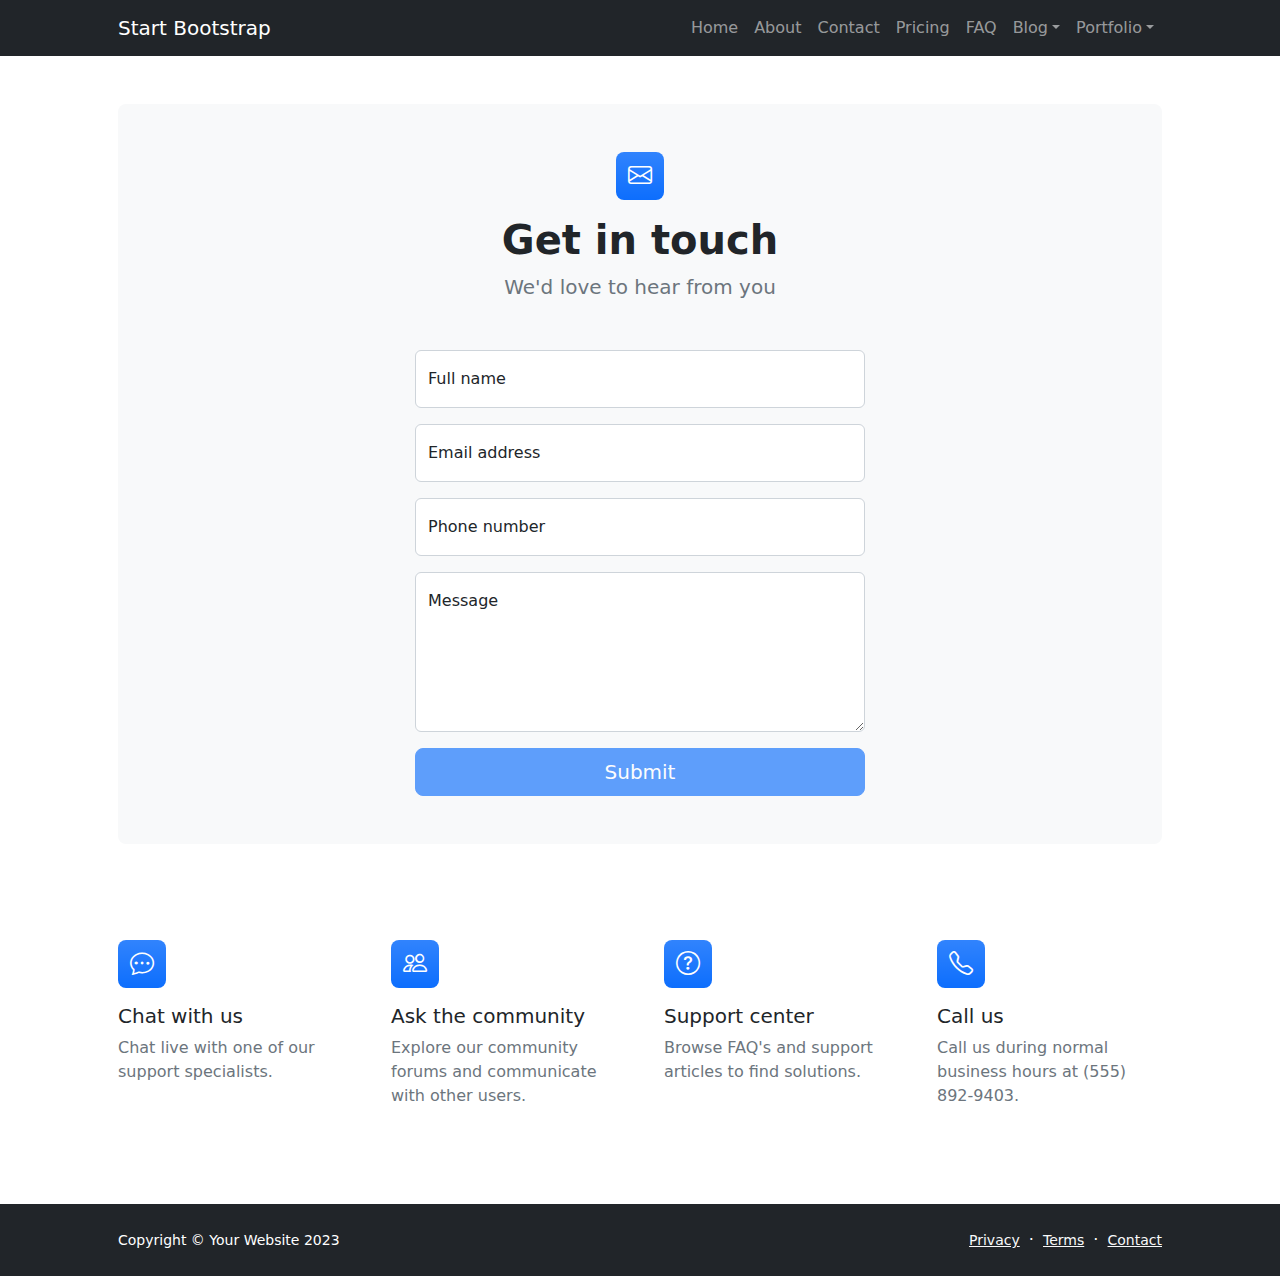
<file: contact.html>
<!DOCTYPE html>
<html lang="en">
    <head>
        <meta charset="utf-8" />
        <meta name="viewport" content="width=device-width, initial-scale=1, shrink-to-fit=no" />
        <meta name="description" content />
        <meta name="author" content />
        <title>Modern Business - Start Bootstrap Template</title>
        <!-- Favicon-->
        <link rel="icon" type="image/x-icon" href="assets/favicon.ico" />
        <!-- Bootstrap icons-->
        <link href="https://cdn.jsdelivr.net/npm/bootstrap-icons@1.5.0/font/bootstrap-icons.css" rel="stylesheet" />
        <!-- Core theme CSS (includes Bootstrap)-->
        <link href="css/styles.css" rel="stylesheet" />
    </head>
    <body class="d-flex flex-column">
        <main class="flex-shrink-0">
            <!-- Navigation-->
            <nav class="navbar navbar-expand-lg navbar-dark bg-dark">
                <div class="container px-5">
                    <a class="navbar-brand" href="index.html">Start Bootstrap</a>
                    <button class="navbar-toggler" type="button" data-bs-toggle="collapse" data-bs-target="#navbarSupportedContent" aria-controls="navbarSupportedContent" aria-expanded="false" aria-label="Toggle navigation"><span class="navbar-toggler-icon"></span></button>
                    <div class="collapse navbar-collapse" id="navbarSupportedContent">
                        <ul class="navbar-nav ms-auto mb-2 mb-lg-0">
                            <li class="nav-item"><a class="nav-link" href="index.html">Home</a></li>
                            <li class="nav-item"><a class="nav-link" href="about.html">About</a></li>
                            <li class="nav-item"><a class="nav-link" href="contact.html">Contact</a></li>
                            <li class="nav-item"><a class="nav-link" href="pricing.html">Pricing</a></li>
                            <li class="nav-item"><a class="nav-link" href="faq.html">FAQ</a></li>
                            <li class="nav-item dropdown">
                                <a class="nav-link dropdown-toggle" id="navbarDropdownBlog" href="#" role="button" data-bs-toggle="dropdown" aria-expanded="false">Blog</a>
                                <ul class="dropdown-menu dropdown-menu-end" aria-labelledby="navbarDropdownBlog">
                                    <li><a class="dropdown-item" href="blog-home.html">Blog Home</a></li>
                                    <li><a class="dropdown-item" href="blog-post.html">Blog Post</a></li>
                                </ul>
                            </li>
                            <li class="nav-item dropdown">
                                <a class="nav-link dropdown-toggle" id="navbarDropdownPortfolio" href="#" role="button" data-bs-toggle="dropdown" aria-expanded="false">Portfolio</a>
                                <ul class="dropdown-menu dropdown-menu-end" aria-labelledby="navbarDropdownPortfolio">
                                    <li><a class="dropdown-item" href="portfolio-overview.html">Portfolio Overview</a></li>
                                    <li><a class="dropdown-item" href="portfolio-item.html">Portfolio Item</a></li>
                                </ul>
                            </li>
                        </ul>
                    </div>
                </div>
            </nav>
            <!-- Page content-->
            <section class="py-5">
                <div class="container px-5">
                    <!-- Contact form-->
                    <div class="bg-light rounded-3 py-5 px-4 px-md-5 mb-5">
                        <div class="text-center mb-5">
                            <div class="feature bg-primary bg-gradient text-white rounded-3 mb-3"><i class="bi bi-envelope"></i></div>
                            <h1 class="fw-bolder">Get in touch</h1>
                            <p class="lead fw-normal text-muted mb-0">We'd love to hear from you</p>
                        </div>
                        <div class="row gx-5 justify-content-center">
                            <div class="col-lg-8 col-xl-6">
                                <!-- * * * * * * * * * * * * * * *-->
                                <!-- * * SB Forms Contact Form * *-->
                                <!-- * * * * * * * * * * * * * * *-->
                                <!-- This form is pre-integrated with SB Forms.-->
                                <!-- To make this form functional, sign up at-->
                                <!-- https://startbootstrap.com/solution/contact-forms-->
                                <!-- to get an API token!-->
                                <form id="contactForm" data-sb-form-api-token="API_TOKEN">
                                    <!-- Name input-->
                                    <div class="form-floating mb-3">
                                        <input class="form-control" id="name" type="text" placeholder="Enter your name..." data-sb-validations="required" />
                                        <label for="name">Full name</label>
                                        <div class="invalid-feedback" data-sb-feedback="name:required">A name is required.</div>
                                    </div>
                                    <!-- Email address input-->
                                    <div class="form-floating mb-3">
                                        <input class="form-control" id="email" type="email" placeholder="name@example.com" data-sb-validations="required,email" />
                                        <label for="email">Email address</label>
                                        <div class="invalid-feedback" data-sb-feedback="email:required">An email is required.</div>
                                        <div class="invalid-feedback" data-sb-feedback="email:email">Email is not valid.</div>
                                    </div>
                                    <!-- Phone number input-->
                                    <div class="form-floating mb-3">
                                        <input class="form-control" id="phone" type="tel" placeholder="(123) 456-7890" data-sb-validations="required" />
                                        <label for="phone">Phone number</label>
                                        <div class="invalid-feedback" data-sb-feedback="phone:required">A phone number is required.</div>
                                    </div>
                                    <!-- Message input-->
                                    <div class="form-floating mb-3">
                                        <textarea class="form-control" id="message" type="text" placeholder="Enter your message here..." style="height: 10rem" data-sb-validations="required"></textarea>
                                        <label for="message">Message</label>
                                        <div class="invalid-feedback" data-sb-feedback="message:required">A message is required.</div>
                                    </div>
                                    <!-- Submit success message-->
                                    <!---->
                                    <!-- This is what your users will see when the form-->
                                    <!-- has successfully submitted-->
                                    <div class="d-none" id="submitSuccessMessage">
                                        <div class="text-center mb-3">
                                            <div class="fw-bolder">Form submission successful!</div>
                                            To activate this form, sign up at
                                            <br />
                                            <a href="https://startbootstrap.com/solution/contact-forms">https://startbootstrap.com/solution/contact-forms</a>
                                        </div>
                                    </div>
                                    <!-- Submit error message-->
                                    <!---->
                                    <!-- This is what your users will see when there is-->
                                    <!-- an error submitting the form-->
                                    <div class="d-none" id="submitErrorMessage"><div class="text-center text-danger mb-3">Error sending message!</div></div>
                                    <!-- Submit Button-->
                                    <div class="d-grid"><button class="btn btn-primary btn-lg disabled" id="submitButton" type="submit">Submit</button></div>
                                </form>
                            </div>
                        </div>
                    </div>
                    <!-- Contact cards-->
                    <div class="row gx-5 row-cols-2 row-cols-lg-4 py-5">
                        <div class="col">
                            <div class="feature bg-primary bg-gradient text-white rounded-3 mb-3"><i class="bi bi-chat-dots"></i></div>
                            <div class="h5 mb-2">Chat with us</div>
                            <p class="text-muted mb-0">Chat live with one of our support specialists.</p>
                        </div>
                        <div class="col">
                            <div class="feature bg-primary bg-gradient text-white rounded-3 mb-3"><i class="bi bi-people"></i></div>
                            <div class="h5">Ask the community</div>
                            <p class="text-muted mb-0">Explore our community forums and communicate with other users.</p>
                        </div>
                        <div class="col">
                            <div class="feature bg-primary bg-gradient text-white rounded-3 mb-3"><i class="bi bi-question-circle"></i></div>
                            <div class="h5">Support center</div>
                            <p class="text-muted mb-0">Browse FAQ's and support articles to find solutions.</p>
                        </div>
                        <div class="col">
                            <div class="feature bg-primary bg-gradient text-white rounded-3 mb-3"><i class="bi bi-telephone"></i></div>
                            <div class="h5">Call us</div>
                            <p class="text-muted mb-0">Call us during normal business hours at (555) 892-9403.</p>
                        </div>
                    </div>
                </div>
            </section>
        </main>
        <!-- Footer-->
        <footer class="bg-dark py-4 mt-auto">
            <div class="container px-5">
                <div class="row align-items-center justify-content-between flex-column flex-sm-row">
                    <div class="col-auto"><div class="small m-0 text-white">Copyright &copy; Your Website 2023</div></div>
                    <div class="col-auto">
                        <a class="link-light small" href="#!">Privacy</a>
                        <span class="text-white mx-1">&middot;</span>
                        <a class="link-light small" href="#!">Terms</a>
                        <span class="text-white mx-1">&middot;</span>
                        <a class="link-light small" href="#!">Contact</a>
                    </div>
                </div>
            </div>
        </footer>
        <!-- Bootstrap core JS-->
        <script src="https://cdn.jsdelivr.net/npm/bootstrap@5.2.3/dist/js/bootstrap.bundle.min.js"></script>
        <!-- Core theme JS-->
        <script src="js/scripts.js"></script>
        <!-- * * * * * * * * * * * * * * * * * * * * * * * * * * * * * * * * * * * * * * * *-->
        <!-- * *                               SB Forms JS                               * *-->
        <!-- * * Activate your form at https://startbootstrap.com/solution/contact-forms * *-->
        <!-- * * * * * * * * * * * * * * * * * * * * * * * * * * * * * * * * * * * * * * * *-->
        <script src="https://cdn.startbootstrap.com/sb-forms-latest.js"></script>
    </body>
</html>
</file>
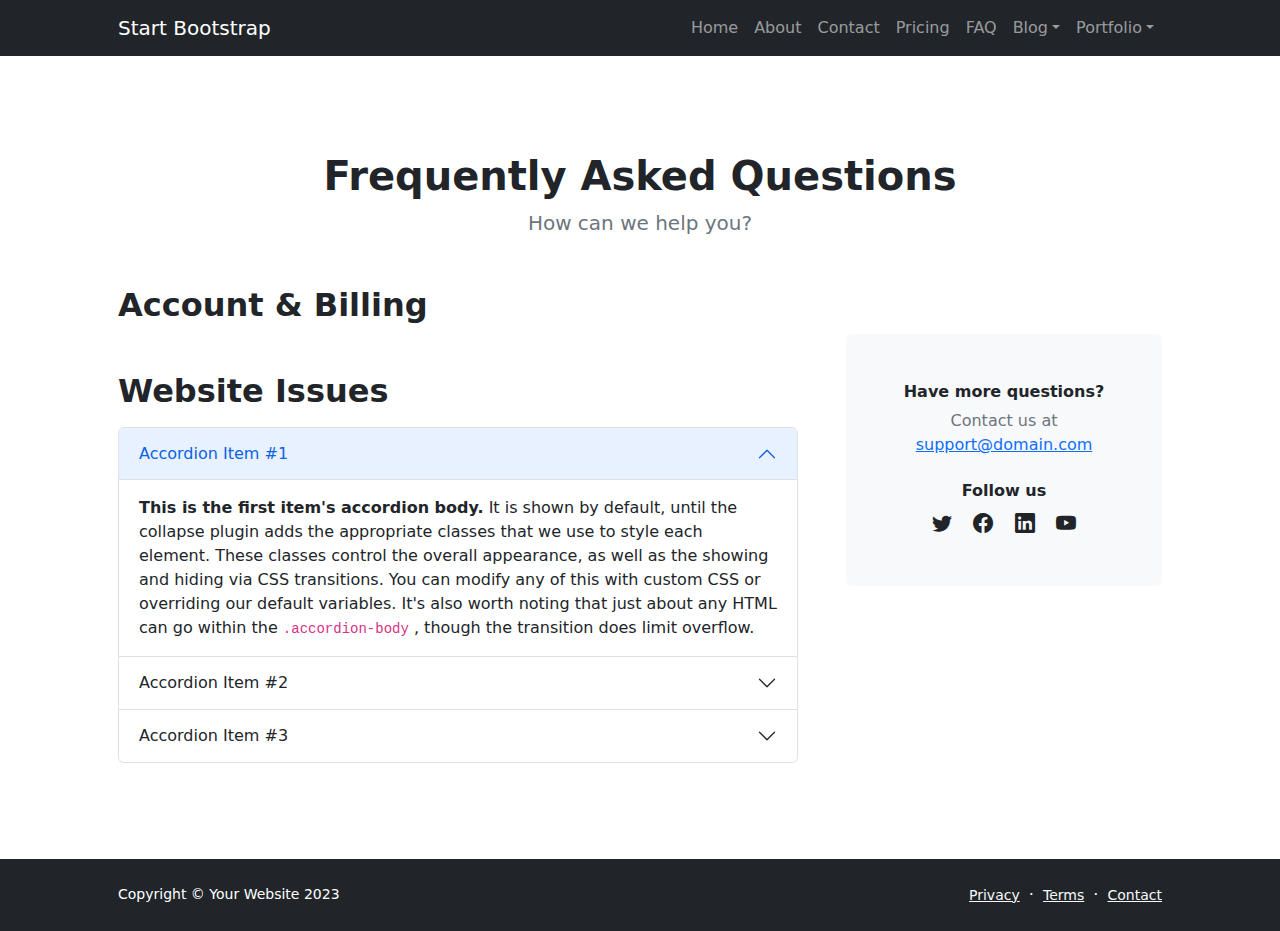
<file: faq.html>
<!DOCTYPE html>
<html lang="en">
    <head>
        <meta charset="utf-8" />
        <meta name="viewport" content="width=device-width, initial-scale=1, shrink-to-fit=no" />
        <meta name="description" content="" />
        <meta name="author" content="" />
        <title>Modern Business - Start Bootstrap Template</title>
        <!-- Favicon-->
        <link rel="icon" type="image/x-icon" href="assets/favicon.ico" />
        <!-- Bootstrap icons-->
        <link href="https://cdn.jsdelivr.net/npm/bootstrap-icons@1.5.0/font/bootstrap-icons.css" rel="stylesheet" />
        <!-- Core theme CSS (includes Bootstrap)-->
        <link href="css/styles.css" rel="stylesheet" />
    </head>
    <body class="d-flex flex-column h-100">
        <main class="flex-shrink-0">
            <!-- Navigation-->
            <nav class="navbar navbar-expand-lg navbar-dark bg-dark">
                <div class="container px-5">
                    <a class="navbar-brand" href="index.html">Start Bootstrap</a>
                    <button class="navbar-toggler" type="button" data-bs-toggle="collapse" data-bs-target="#navbarSupportedContent" aria-controls="navbarSupportedContent" aria-expanded="false" aria-label="Toggle navigation"><span class="navbar-toggler-icon"></span></button>
                    <div class="collapse navbar-collapse" id="navbarSupportedContent">
                        <ul class="navbar-nav ms-auto mb-2 mb-lg-0">
                            <li class="nav-item"><a class="nav-link" href="index.html">Home</a></li>
                            <li class="nav-item"><a class="nav-link" href="about.html">About</a></li>
                            <li class="nav-item"><a class="nav-link" href="contact.html">Contact</a></li>
                            <li class="nav-item"><a class="nav-link" href="pricing.html">Pricing</a></li>
                            <li class="nav-item"><a class="nav-link" href="faq.html">FAQ</a></li>
                            <li class="nav-item dropdown">
                                <a class="nav-link dropdown-toggle" id="navbarDropdownBlog" href="#" role="button" data-bs-toggle="dropdown" aria-expanded="false">Blog</a>
                                <ul class="dropdown-menu dropdown-menu-end" aria-labelledby="navbarDropdownBlog">
                                    <li><a class="dropdown-item" href="blog-home.html">Blog Home</a></li>
                                    <li><a class="dropdown-item" href="blog-post.html">Blog Post</a></li>
                                </ul>
                            </li>
                            <li class="nav-item dropdown">
                                <a class="nav-link dropdown-toggle" id="navbarDropdownPortfolio" href="#" role="button" data-bs-toggle="dropdown" aria-expanded="false">Portfolio</a>
                                <ul class="dropdown-menu dropdown-menu-end" aria-labelledby="navbarDropdownPortfolio">
                                    <li><a class="dropdown-item" href="portfolio-overview.html">Portfolio Overview</a></li>
                                    <li><a class="dropdown-item" href="portfolio-item.html">Portfolio Item</a></li>
                                </ul>
                            </li>
                        </ul>
                    </div>
                </div>
            </nav>
            <!-- Page Content-->
            <section class="py-5">
                <div class="container px-5 my-5">
                    <div class="text-center mb-5">
                        <h1 class="fw-bolder">Frequently Asked Questions</h1>
                        <p class="lead fw-normal text-muted mb-0">How can we help you?</p>
                    </div>
                    <div class="row gx-5">
                        <div class="col-xl-8">
                            <!-- FAQ Accordion 1-->
                            <h2 class="fw-bolder mb-3">Account &amp; Billing</h2>
                            <div class="accordion mb-5" id="accordionExample">
                            
                               
                            </div>
                            <!-- FAQ Accordion 2-->
                            <h2 class="fw-bolder mb-3">Website Issues</h2>
                            <div class="accordion mb-5 mb-xl-0" id="accordionExample2">
                                <div class="accordion-item">
                                    <h3 class="accordion-header" id="headingOne"><button class="accordion-button" type="button" data-bs-toggle="collapse" data-bs-target="#collapseOne2" aria-expanded="true" aria-controls="collapseOne2">Accordion Item #1</button></h3>
                                    <div class="accordion-collapse collapse show" id="collapseOne2" aria-labelledby="headingOne" data-bs-parent="#accordionExample2">
                                        <div class="accordion-body">
                                            <strong>This is the first item's accordion body.</strong>
                                            It is shown by default, until the collapse plugin adds the appropriate classes that we use to style each element. These classes control the overall appearance, as well as the showing and hiding via CSS transitions. You can modify any of this with custom CSS or overriding our default variables. It's also worth noting that just about any HTML can go within the
                                            <code>.accordion-body</code>
                                            , though the transition does limit overflow.
                                        </div>
                                    </div>
                                </div>
                                <div class="accordion-item">
                                    <h3 class="accordion-header" id="headingTwo"><button class="accordion-button collapsed" type="button" data-bs-toggle="collapse" data-bs-target="#collapseTwo2" aria-expanded="false" aria-controls="collapseTwo2">Accordion Item #2</button></h3>
                                    <div class="accordion-collapse collapse" id="collapseTwo2" aria-labelledby="headingTwo" data-bs-parent="#accordionExample2">
                                        <div class="accordion-body">
                                            <strong>This is the second item's accordion body.</strong>
                                            It is hidden by default, until the collapse plugin adds the appropriate classes that we use to style each element. These classes control the overall appearance, as well as the showing and hiding via CSS transitions. You can modify any of this with custom CSS or overriding our default variables. It's also worth noting that just about any HTML can go within the
                                            <code>.accordion-body</code>
                                            , though the transition does limit overflow.
                                        </div>
                                    </div>
                                </div>
                                <div class="accordion-item">
                                    <h3 class="accordion-header" id="headingThree"><button class="accordion-button collapsed" type="button" data-bs-toggle="collapse" data-bs-target="#collapseThree2" aria-expanded="false" aria-controls="collapseThree2">Accordion Item #3</button></h3>
                                    <div class="accordion-collapse collapse" id="collapseThree2" aria-labelledby="headingThree" data-bs-parent="#accordionExample2">
                                        <div class="accordion-body">
                                            <strong>This is the third item's accordion body.</strong>
                                            It is hidden by default, until the collapse plugin adds the appropriate classes that we use to style each element. These classes control the overall appearance, as well as the showing and hiding via CSS transitions. You can modify any of this with custom CSS or overriding our default variables. It's also worth noting that just about any HTML can go within the
                                            <code>.accordion-body</code>
                                            , though the transition does limit overflow.
                                        </div>
                                    </div>
                                </div>
                            </div>
                        </div>
                        <div class="col-xl-4">
                            <div class="card border-0 bg-light mt-xl-5">
                                <div class="card-body p-4 py-lg-5">
                                    <div class="d-flex align-items-center justify-content-center">
                                        <div class="text-center">
                                            <div class="h6 fw-bolder">Have more questions?</div>
                                            <p class="text-muted mb-4">
                                                Contact us at
                                                <br />
                                                <a href="#!">support@domain.com</a>
                                            </p>
                                            <div class="h6 fw-bolder">Follow us</div>
                                            <a class="fs-5 px-2 link-dark" href="#!"><i class="bi-twitter"></i></a>
                                            <a class="fs-5 px-2 link-dark" href="#!"><i class="bi-facebook"></i></a>
                                            <a class="fs-5 px-2 link-dark" href="#!"><i class="bi-linkedin"></i></a>
                                            <a class="fs-5 px-2 link-dark" href="#!"><i class="bi-youtube"></i></a>
                                        </div>
                                    </div>
                                </div>
                            </div>
                        </div>
                    </div>
                </div>
            </section>
        </main>
        <!-- Footer-->
        <footer class="bg-dark py-4 mt-auto">
            <div class="container px-5">
                <div class="row align-items-center justify-content-between flex-column flex-sm-row">
                    <div class="col-auto"><div class="small m-0 text-white">Copyright &copy; Your Website 2023</div></div>
                    <div class="col-auto">
                        <a class="link-light small" href="#!">Privacy</a>
                        <span class="text-white mx-1">&middot;</span>
                        <a class="link-light small" href="#!">Terms</a>
                        <span class="text-white mx-1">&middot;</span>
                        <a class="link-light small" href="#!">Contact</a>
                    </div>
                </div>
            </div>
        </footer>
        <!-- Bootstrap core JS-->
        <script src="https://cdn.jsdelivr.net/npm/bootstrap@5.2.3/dist/js/bootstrap.bundle.min.js"></script>
        <!-- Core theme JS-->
        <script src="js/scripts.js"></script>

        <script
			  src="https://code.jquery.com/jquery-2.2.4.js"
			  integrity="sha256-iT6Q9iMJYuQiMWNd9lDyBUStIq/8PuOW33aOqmvFpqI="
			  crossorigin="anonymous"></script>
        <script>
            const faqData =  [
                {
                    target : "#accordionExample",
                    ex : [ 
                            {
                                title : "제목입니다.",
                                strong : "내용안의 첫 타이틀로 강조글입니다.",
                                view : "강조글 아래 일반 설명문구나열됩니다."
                             },
                             {
                                title : "두번째제목입니다.",
                                strong : "2내용안의 첫 타이틀로 강조글입니다.",
                                view : "2강조글 아래 일반 설명문구나열됩니다."
                             },
                             {
                                title : "세번째제목입니다.",
                                strong : "3내용안의 첫 타이틀로 강조글입니다.",
                                view : "3강조글 아래 일반 설명문구나열됩니다."
                             }
                            ]
                },{
                    target : "#accordionExample2",
                    ex : [ 
                            {
                                title : "아래섹션의 제목입니다.",
                                strong : "내용안의 첫 타이틀로 강조글입니다.",
                                view : "강조글 아래 일반 설명문구나열됩니다."
                             },
                             {
                                title : "아래섹션의 2제목입니다.",
                                strong : "2내용안의 첫 타이틀로 강조글입니다.",
                                view : "2강조글 아래 일반 설명문구나열됩니다."
                             },
                             {
                                title : "아래섹션의 3제목입니다.",
                                strong : "3내용안의 첫 타이틀로 강조글입니다.",
                                view : "3강조글 아래 일반 설명문구나열됩니다."
                             }
                            ]

                }
                           
                            ];
            let faqlist = '';
            for(count in faqData){ //2번실행됨 count 0, 1
                faqlist = ""; //초기화작업
                for( j in faqData[count].ex){                
                    faqlist +=`<div class="accordion-item">
                                        <h3 class="accordion-header" >
                                        <button class="accordion-button collapsed" type="button" 
                                            data-bs-target="#collapse${count}_${j}" data-bs-toggle="collapse" 
                                            >${faqData[count].ex[j].title}</button>
                                        </h3>
                                        <div class="accordion-collapse collapse " id="collapse${count}_${j}" data-bs-parent="${faqData[count].target}">
                                            <div class="accordion-body">
                                                <p>${faqData[count].ex[j].strong}</p>
                                                ${faqData[count].ex[j].view}
                                            </div>
                                        </div>
                            </div>`;
                }
                $(`${faqData[count].target}`).html(faqlist); // 딱 2번
            }             
            
        </script>
    </body>
</html>
</file>
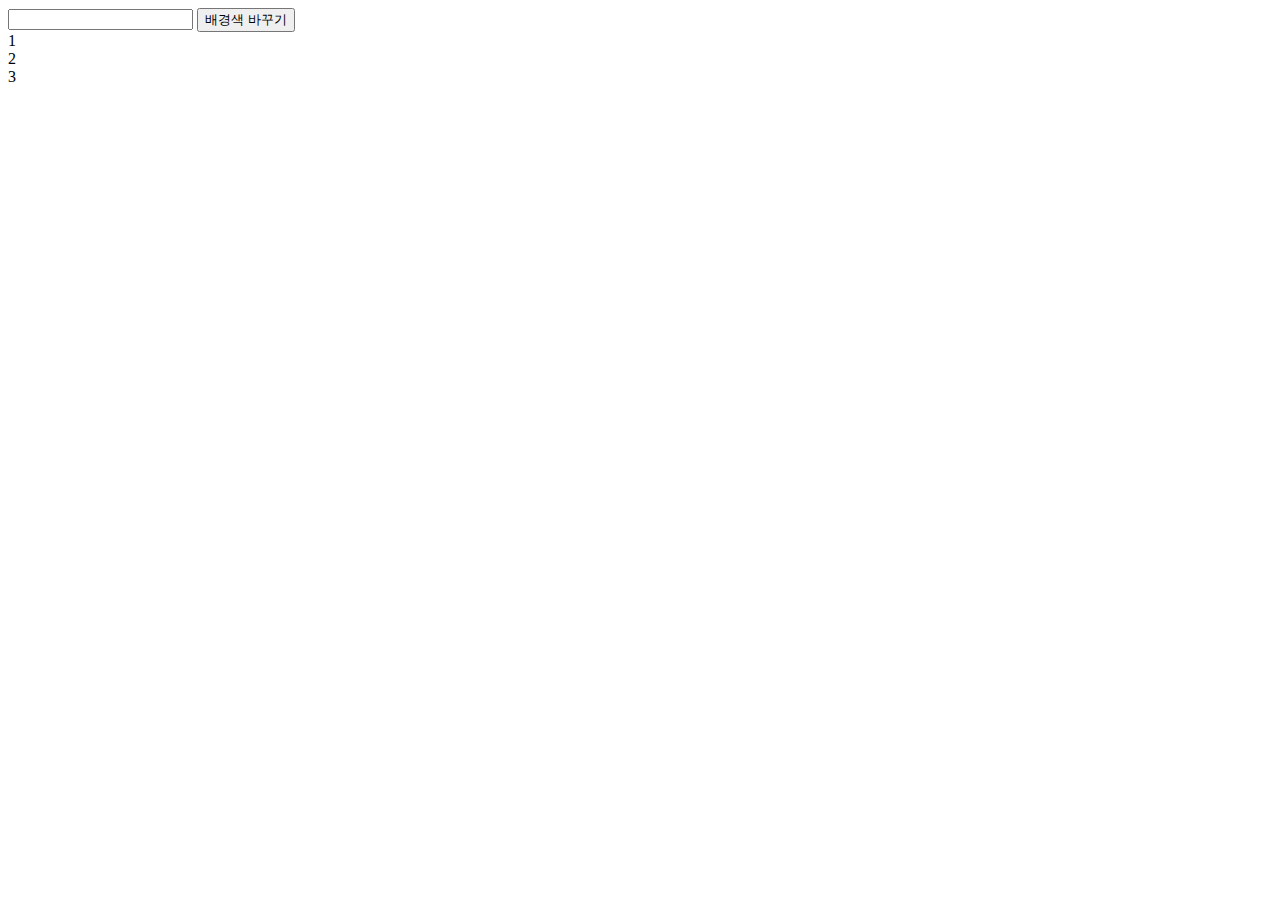
<file: gugu.html>
<!DOCTYPE html>
<html lang="en">
<head>
    <meta charset="UTF-8">
    <meta http-equiv="X-UA-Compatible" content="IE=edge">
    <meta name="viewport" content="width=device-width, initial-scale=1.0">
    <title>Document</title>
    <!-- <script src="test.js"></script> -->
    <link  href="https://cdn.jsdelivr.net/npm/bootstrap@5.2.3/dist/css/bootstrap.min.css" 
        rel="stylesheet" integrity="sha384-rbsA2VBKQhggwzxH7pPCaAqO46MgnOM80zW1RWuH61DGLwZJEdK2Kadq2F9CUG65" crossorigin="anonymous">
    <script src="https://code.jquery.com/jquery-2.2.4.js" 
            integrity="sha256-iT6Q9iMJYuQiMWNd9lDyBUStIq/8PuOW33aOqmvFpqI=" 
            crossorigin="anonymous">
            <!-- CSS only -->
        
    </script>
    <script>
        $(document).ready(function(){
            let bgcolor = ``;
            $("button").click(function(){
                bgchang("p");                
            })
            
            function bgchang(t){
                bgcolor = $("#gu").val();
                $(t).css("background", bgcolor)
            }
        })
    </script>
</head>
<body>
    <input id="gu">
    <button>배경색 바꾸기</button>
    
    <div id="div1">1</div>
    <div id="div2">2</div>
    <div id="div3">3</div>
    
    
    
</body>
</html>
</file>
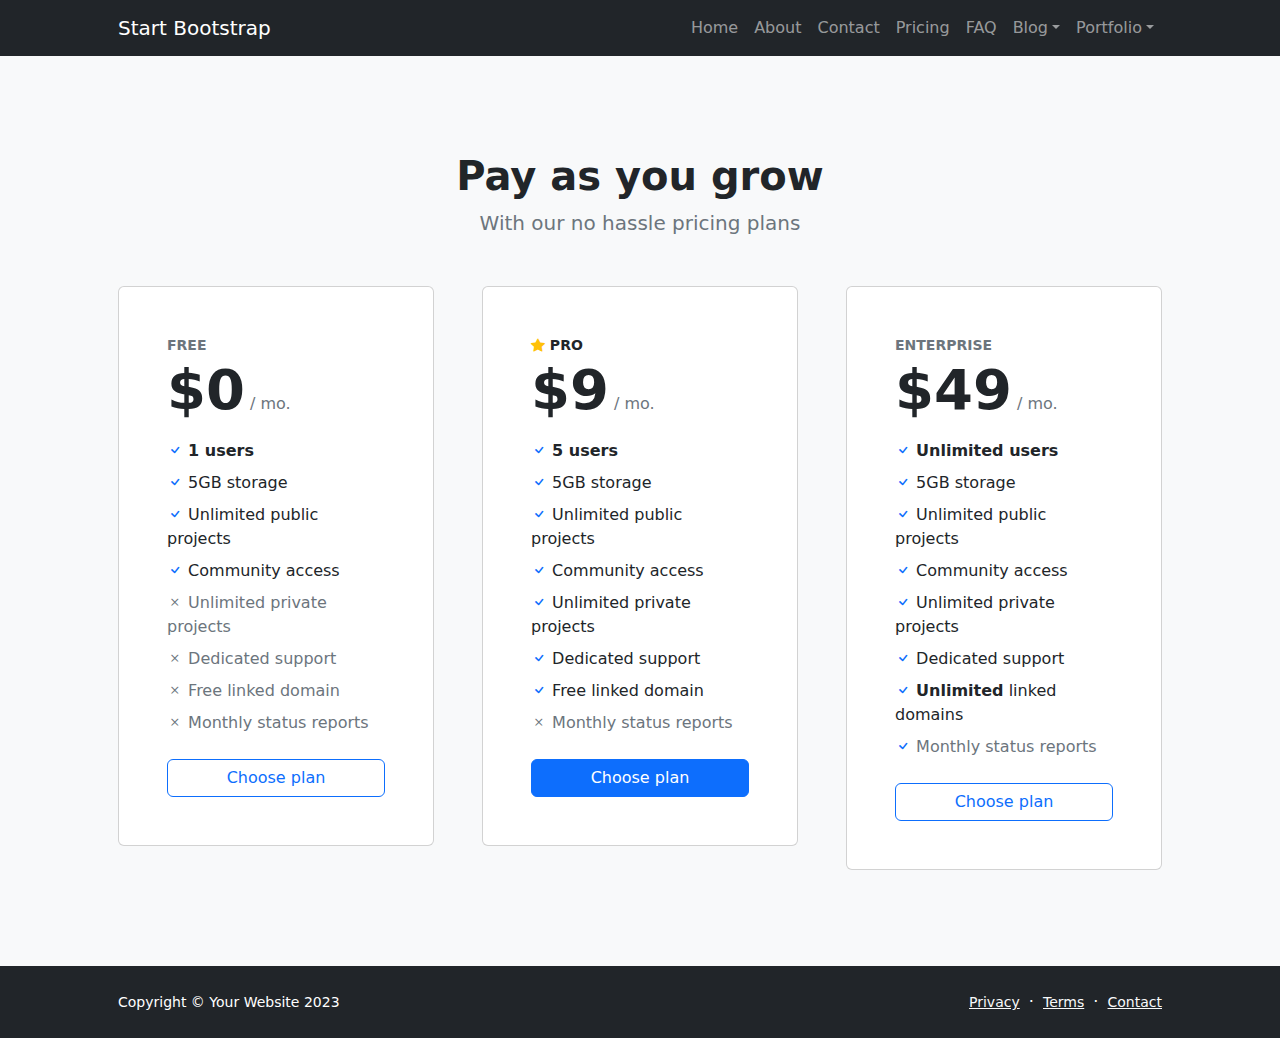
<file: pricing.html>
<!DOCTYPE html>
<html lang="en">
    <head>
        <meta charset="utf-8" />
        <meta name="viewport" content="width=device-width, initial-scale=1, shrink-to-fit=no" />
        <meta name="description" content="" />
        <meta name="author" content="" />
        <title>Modern Business - Start Bootstrap Template</title>
        <!-- Favicon-->
        <link rel="icon" type="image/x-icon" href="assets/favicon.ico" />
        <!-- Bootstrap icons-->
        <link href="https://cdn.jsdelivr.net/npm/bootstrap-icons@1.5.0/font/bootstrap-icons.css" rel="stylesheet" />
        <!-- Core theme CSS (includes Bootstrap)-->
        <link href="css/styles.css" rel="stylesheet" />
    </head>
    <body class="d-flex flex-column">
        <main class="flex-shrink-0">
            <!-- Navigation-->
            <nav class="navbar navbar-expand-lg navbar-dark bg-dark">
                <div class="container px-5">
                    <a class="navbar-brand" href="index.html">Start Bootstrap</a>
                    <button class="navbar-toggler" type="button" data-bs-toggle="collapse" data-bs-target="#navbarSupportedContent" aria-controls="navbarSupportedContent" aria-expanded="false" aria-label="Toggle navigation"><span class="navbar-toggler-icon"></span></button>
                    <div class="collapse navbar-collapse" id="navbarSupportedContent">
                        <ul class="navbar-nav ms-auto mb-2 mb-lg-0">
                            <li class="nav-item"><a class="nav-link" href="index.html">Home</a></li>
                            <li class="nav-item"><a class="nav-link" href="about.html">About</a></li>
                            <li class="nav-item"><a class="nav-link" href="contact.html">Contact</a></li>
                            <li class="nav-item"><a class="nav-link" href="pricing.html">Pricing</a></li>
                            <li class="nav-item"><a class="nav-link" href="faq.html">FAQ</a></li>
                            <li class="nav-item dropdown">
                                <a class="nav-link dropdown-toggle" id="navbarDropdownBlog" href="#" role="button" data-bs-toggle="dropdown" aria-expanded="false">Blog</a>
                                <ul class="dropdown-menu dropdown-menu-end" aria-labelledby="navbarDropdownBlog">
                                    <li><a class="dropdown-item" href="blog-home.html">Blog Home</a></li>
                                    <li><a class="dropdown-item" href="blog-post.html">Blog Post</a></li>
                                </ul>
                            </li>
                            <li class="nav-item dropdown">
                                <a class="nav-link dropdown-toggle" id="navbarDropdownPortfolio" href="#" role="button" data-bs-toggle="dropdown" aria-expanded="false">Portfolio</a>
                                <ul class="dropdown-menu dropdown-menu-end" aria-labelledby="navbarDropdownPortfolio">
                                    <li><a class="dropdown-item" href="portfolio-overview.html">Portfolio Overview</a></li>
                                    <li><a class="dropdown-item" href="portfolio-item.html">Portfolio Item</a></li>
                                </ul>
                            </li>
                        </ul>
                    </div>
                </div>
            </nav>
            <!-- Pricing section-->
            <section class="bg-light py-5">
                <div class="container px-5 my-5">
                    <div class="text-center mb-5">
                        <h1 class="fw-bolder">Pay as you grow</h1>
                        <p class="lead fw-normal text-muted mb-0">With our no hassle pricing plans</p>
                    </div>
                    <div class="row gx-5 justify-content-center">
                        <!-- Pricing card free-->
                        <div class="col-lg-6 col-xl-4">
                            <div class="card mb-5 mb-xl-0">
                                <div class="card-body p-5">
                                    <div class="small text-uppercase fw-bold text-muted">Free</div>
                                    <div class="mb-3">
                                        <span class="display-4 fw-bold">$0</span>
                                        <span class="text-muted">/ mo.</span>
                                    </div>
                                    <ul class="list-unstyled mb-4">
                                        <li class="mb-2">
                                            <i class="bi bi-check text-primary"></i>
                                            <strong>1 users</strong>
                                        </li>
                                        <li class="mb-2">
                                            <i class="bi bi-check text-primary"></i>
                                            5GB storage
                                        </li>
                                        <li class="mb-2">
                                            <i class="bi bi-check text-primary"></i>
                                            Unlimited public projects
                                        </li>
                                        <li class="mb-2">
                                            <i class="bi bi-check text-primary"></i>
                                            Community access
                                        </li>
                                        <li class="mb-2 text-muted">
                                            <i class="bi bi-x"></i>
                                            Unlimited private projects
                                        </li>
                                        <li class="mb-2 text-muted">
                                            <i class="bi bi-x"></i>
                                            Dedicated support
                                        </li>
                                        <li class="mb-2 text-muted">
                                            <i class="bi bi-x"></i>
                                            Free linked domain
                                        </li>
                                        <li class="text-muted">
                                            <i class="bi bi-x"></i>
                                            Monthly status reports
                                        </li>
                                    </ul>
                                    <div class="d-grid"><a class="btn btn-outline-primary" href="#!">Choose plan</a></div>
                                </div>
                            </div>
                        </div>
                        <!-- Pricing card pro-->
                        <div class="col-lg-6 col-xl-4">
                            <div class="card mb-5 mb-xl-0">
                                <div class="card-body p-5">
                                    <div class="small text-uppercase fw-bold">
                                        <i class="bi bi-star-fill text-warning"></i>
                                        Pro
                                    </div>
                                    <div class="mb-3">
                                        <span class="display-4 fw-bold">$9</span>
                                        <span class="text-muted">/ mo.</span>
                                    </div>
                                    <ul class="list-unstyled mb-4">
                                        <li class="mb-2">
                                            <i class="bi bi-check text-primary"></i>
                                            <strong>5 users</strong>
                                        </li>
                                        <li class="mb-2">
                                            <i class="bi bi-check text-primary"></i>
                                            5GB storage
                                        </li>
                                        <li class="mb-2">
                                            <i class="bi bi-check text-primary"></i>
                                            Unlimited public projects
                                        </li>
                                        <li class="mb-2">
                                            <i class="bi bi-check text-primary"></i>
                                            Community access
                                        </li>
                                        <li class="mb-2">
                                            <i class="bi bi-check text-primary"></i>
                                            Unlimited private projects
                                        </li>
                                        <li class="mb-2">
                                            <i class="bi bi-check text-primary"></i>
                                            Dedicated support
                                        </li>
                                        <li class="mb-2">
                                            <i class="bi bi-check text-primary"></i>
                                            Free linked domain
                                        </li>
                                        <li class="text-muted">
                                            <i class="bi bi-x"></i>
                                            Monthly status reports
                                        </li>
                                    </ul>
                                    <div class="d-grid"><a class="btn btn-primary" href="#!">Choose plan</a></div>
                                </div>
                            </div>
                        </div>
                        <!-- Pricing card enterprise-->
                        <div class="col-lg-6 col-xl-4">
                            <div class="card">
                                <div class="card-body p-5">
                                    <div class="small text-uppercase fw-bold text-muted">Enterprise</div>
                                    <div class="mb-3">
                                        <span class="display-4 fw-bold">$49</span>
                                        <span class="text-muted">/ mo.</span>
                                    </div>
                                    <ul class="list-unstyled mb-4">
                                        <li class="mb-2">
                                            <i class="bi bi-check text-primary"></i>
                                            <strong>Unlimited users</strong>
                                        </li>
                                        <li class="mb-2">
                                            <i class="bi bi-check text-primary"></i>
                                            5GB storage
                                        </li>
                                        <li class="mb-2">
                                            <i class="bi bi-check text-primary"></i>
                                            Unlimited public projects
                                        </li>
                                        <li class="mb-2">
                                            <i class="bi bi-check text-primary"></i>
                                            Community access
                                        </li>
                                        <li class="mb-2">
                                            <i class="bi bi-check text-primary"></i>
                                            Unlimited private projects
                                        </li>
                                        <li class="mb-2">
                                            <i class="bi bi-check text-primary"></i>
                                            Dedicated support
                                        </li>
                                        <li class="mb-2">
                                            <i class="bi bi-check text-primary"></i>
                                            <strong>Unlimited</strong>
                                            linked domains
                                        </li>
                                        <li class="text-muted">
                                            <i class="bi bi-check text-primary"></i>
                                            Monthly status reports
                                        </li>
                                    </ul>
                                    <div class="d-grid"><a class="btn btn-outline-primary" href="#!">Choose plan</a></div>
                                </div>
                            </div>
                        </div>
                    </div>
                </div>
            </section>
        </main>
        <!-- Footer-->
        <footer class="bg-dark py-4 mt-auto">
            <div class="container px-5">
                <div class="row align-items-center justify-content-between flex-column flex-sm-row">
                    <div class="col-auto"><div class="small m-0 text-white">Copyright &copy; Your Website 2023</div></div>
                    <div class="col-auto">
                        <a class="link-light small" href="#!">Privacy</a>
                        <span class="text-white mx-1">&middot;</span>
                        <a class="link-light small" href="#!">Terms</a>
                        <span class="text-white mx-1">&middot;</span>
                        <a class="link-light small" href="#!">Contact</a>
                    </div>
                </div>
            </div>
        </footer>
        <!-- Bootstrap core JS-->
        <script src="https://cdn.jsdelivr.net/npm/bootstrap@5.2.3/dist/js/bootstrap.bundle.min.js"></script>
        <!-- Core theme JS-->
        <script src="js/scripts.js"></script>
    </body>
</html>
</file>
